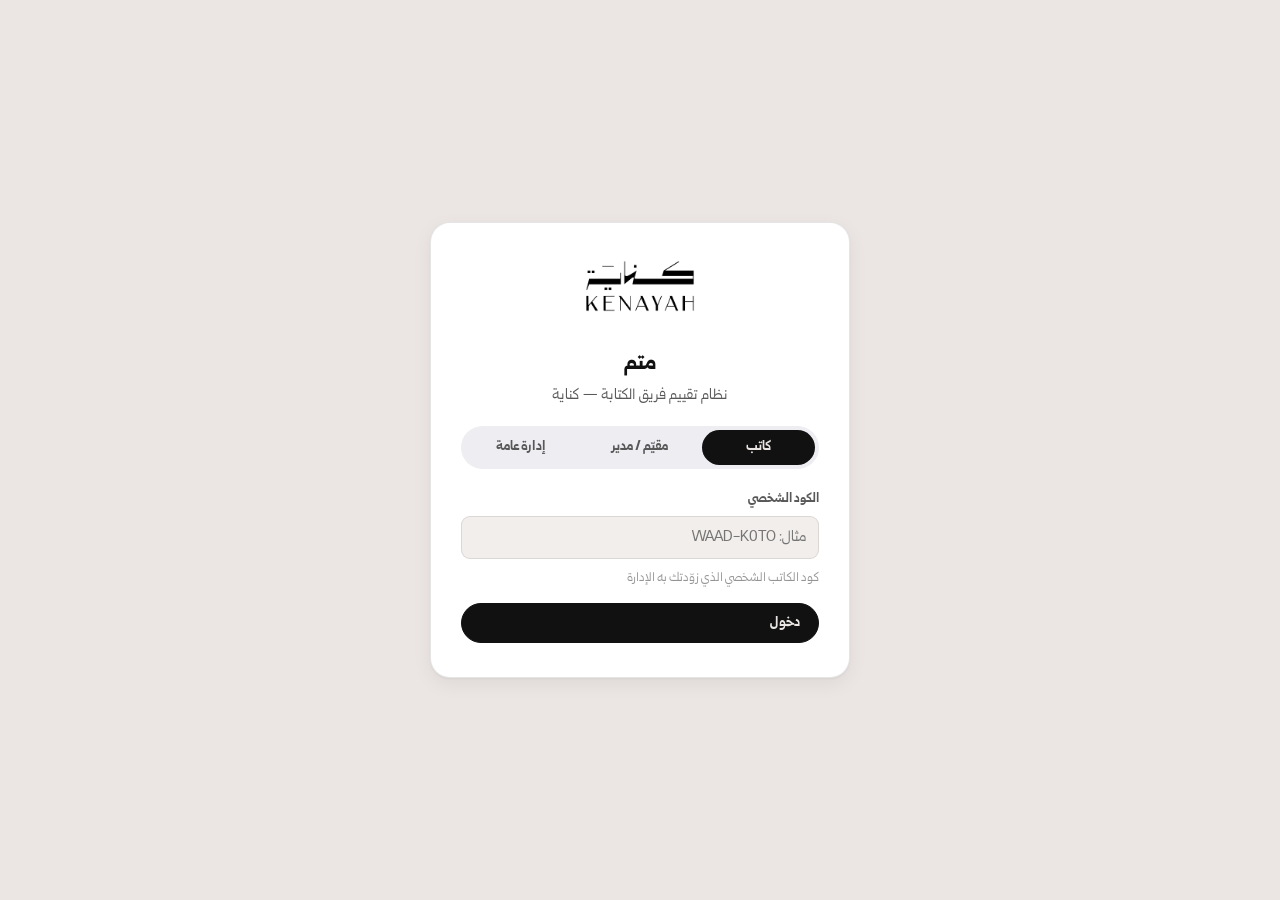
<file: docs/index.html>
<!doctype html>
<html lang="ar" dir="rtl">
<head>
<meta charset="UTF-8">
<meta name="viewport" content="width=device-width, initial-scale=1.0">
<title>متم — نظام تقييم فريق الكتابة | كناية</title>
<link rel="icon" href="assets/img/kenayah-logo-black.png">
<link rel="stylesheet" href="styles.css?v=20261117-v3c">
</head>
<body>
<div id="app"><div class="empty-state"><span class="spinner"></span></div></div>

<script src="js/config.js?v=20261117-v3c" defer></script>
<script src="js/calc.js?v=20261117-v3c" defer></script>
<script src="js/api.js?v=20261117-v3c" defer></script>
<script src="js/store.js?v=20261117-v3c" defer></script>
<script src="js/main.js?v=20261117-v3c" defer></script>
</body>
</html>
</file>
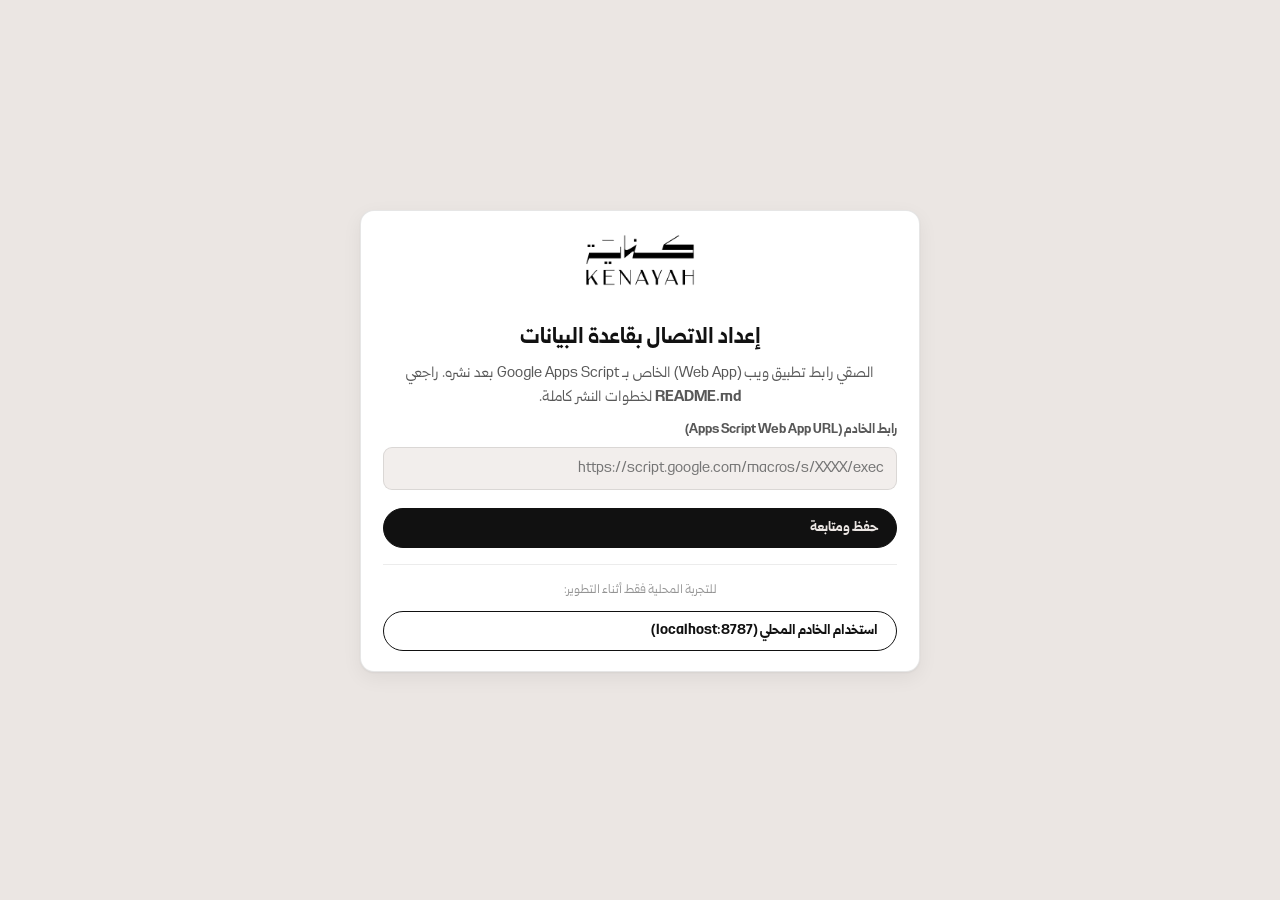
<file: web/index.html>
<!doctype html>
<html lang="ar" dir="rtl">
<head>
<meta charset="UTF-8">
<meta name="viewport" content="width=device-width, initial-scale=1.0">
<title>متم — نظام تقييم فريق الكتابة | كناية</title>
<link rel="icon" href="assets/img/kenayah-logo-black.png">
<link rel="stylesheet" href="styles.css">
</head>
<body>
<div id="app"><div class="empty-state"><span class="spinner"></span></div></div>

<script src="vendor/xlsx.full.min.js"></script>
<script src="js/calc.js"></script>
<script src="js/api.js"></script>
<script src="js/store.js"></script>
<script src="js/main.js"></script>
</body>
</html>
</file>
<file: docs/styles.css>
/* ===== خط Ghroob — كناية ===== */
@font-face {
  font-family: "Ghroob";
  src: url("assets/fonts/itfGhroob-Regular.otf") format("opentype");
  font-weight: 400;
  font-display: swap;
}
@font-face {
  font-family: "Ghroob";
  src: url("assets/fonts/itfGhroob-Bold.otf") format("opentype");
  font-weight: 700;
  font-display: swap;
}

:root {
  --ink: #111111;
  --ink-2: #585858;
  --ink-3: #949494;
  --paper: #ebe6e3;
  --paper-tint: #f2eeec;
  --mist: #ededf2;
  --mist-tint: #f2f2f6;
  --card-bg: #ffffff;

  --lilac: #c9bff2;
  --lilac-tint: #e7e2f9;
  --lilac-shade: #857ea0;
  --blue: #bfe4ee;
  --blue-tint: #e2f3f7;
  --blue-shade: #7e969d;
  --amber: #efa14c;
  --amber-tint: #f8d5ae;
  --amber-shade: #9e6a32;
  --sage: #ddf1d7;
  --sage-tint: #f0f9ed;
  --sage-shade: #929f8e;

  --danger: #b3452f;
  --danger-tint: #f6e4e0;

  --radius: 14px;
  --radius-sm: 9px;
  --shadow: 0 1px 2px rgba(17, 17, 17, 0.05), 0 6px 20px rgba(17, 17, 17, 0.06);
  --border: 1px solid rgba(17, 17, 17, 0.1);
}

@media (prefers-color-scheme: dark) {
  :root {
    --ink: #f2efec;
    --ink-2: #cfcfcf;
    --ink-3: #9a9a9a;
    --paper: #141414;
    --paper-tint: #1b1b1b;
    --mist: #1c1c22;
    --mist-tint: #202028;
    --card-bg: #1a1a1a;
    --border: 1px solid rgba(242, 239, 236, 0.12);
    --shadow: 0 1px 2px rgba(0, 0, 0, 0.4), 0 6px 20px rgba(0, 0, 0, 0.35);
    --lilac-tint: #2a2740;
    --blue-tint: #1e2e33;
    --amber-tint: #3a2a18;
    --sage-tint: #1c2a1c;
    --danger-tint: #3a1f1a;
  }
}
:root[data-theme="dark"] {
  --ink: #f2efec;
  --ink-2: #cfcfcf;
  --ink-3: #9a9a9a;
  --paper: #141414;
  --paper-tint: #1b1b1b;
  --mist: #1c1c22;
  --mist-tint: #202028;
  --card-bg: #1a1a1a;
  --border: 1px solid rgba(242, 239, 236, 0.12);
  --lilac-tint: #2a2740;
  --blue-tint: #1e2e33;
  --amber-tint: #3a2a18;
  --sage-tint: #1c2a1c;
  --danger-tint: #3a1f1a;
}
:root[data-theme="light"] {
  --ink: #111111;
  --paper: #ebe6e3;
  --card-bg: #ffffff;
}

* { box-sizing: border-box; }
html, body {
  margin: 0;
  padding: 0;
  background: var(--paper);
  color: var(--ink);
  font-family: "Ghroob", "Tahoma", sans-serif;
  min-height: 100%;
}
body {
  direction: rtl;
  font-size: 15px;
  line-height: 1.6;
}
h1, h2, h3, h4 { font-weight: 700; margin: 0 0 6px; }
p { margin: 0 0 10px; color: var(--ink-2); }
a { color: inherit; }
button, input, select, textarea { font-family: inherit; font-size: inherit; direction: rtl; }

.app-shell { min-height: 100vh; display: flex; flex-direction: column; }

/* ===== Header ===== */
.topbar {
  display: flex; align-items: center; justify-content: space-between;
  padding: 14px 26px; background: var(--card-bg); border-bottom: var(--border);
  position: sticky; top: 0; z-index: 20;
}
.brand { display: flex; align-items: center; gap: 12px; }
.brand img { height: 30px; display: block; }
.brand .app-name { font-weight: 700; font-size: 15px; border-inline-start: var(--border); padding-inline-start: 12px; margin-inline-start: 2px; }
.topbar-right { display: flex; align-items: center; gap: 12px; }
.who { text-align: start; font-size: 13px; color: var(--ink-2); }
.who b { color: var(--ink); font-size: 14px; display: block; }

/* ===== Layout ===== */
.layout { flex: 1; display: flex; }
.sidebar {
  width: 220px; flex-shrink: 0; background: var(--card-bg); border-inline-end: var(--border);
  padding: 18px 12px; display: flex; flex-direction: column; gap: 4px;
}
.nav-btn {
  display: flex; align-items: center; gap: 10px; padding: 10px 14px; border-radius: var(--radius-sm);
  border: none; background: transparent; color: var(--ink-2); cursor: pointer; text-align: start; font-size: 14px;
  transition: background .15s, color .15s;
}
.nav-btn:hover { background: var(--mist-tint); color: var(--ink); }
.nav-btn.active { background: var(--ink); color: var(--paper); font-weight: 700; }
.main { flex: 1; padding: 26px 30px; max-width: 1180px; }

/* ===== Buttons ===== */
.btn {
  display: inline-flex; align-items: center; gap: 8px; padding: 9px 18px; border-radius: 999px;
  border: 1.5px solid var(--ink); background: transparent; color: var(--ink); cursor: pointer;
  font-weight: 700; font-size: 14px; transition: all .15s;
}
.btn:hover { background: var(--ink); color: var(--paper); }
.btn:disabled { opacity: .4; cursor: not-allowed; }
.btn-primary { background: var(--ink); color: var(--paper); }
.btn-primary:hover { background: var(--ink-2); }
.btn-amber { background: var(--amber); border-color: var(--amber); color: var(--ink); }
.btn-amber:hover { background: var(--amber-shade); color: #fff; }
.btn-sm { padding: 5px 12px; font-size: 12.5px; }
.btn-ghost { border-color: transparent; }
.btn-ghost:hover { background: var(--mist-tint); color: var(--ink); }
.btn-danger { border-color: var(--danger); color: var(--danger); }
.btn-danger:hover { background: var(--danger); color: #fff; }
.icon-btn { border: none; background: none; cursor: pointer; color: var(--ink-2); padding: 4px 8px; border-radius: 8px; }
.icon-btn:hover { background: var(--mist-tint); color: var(--ink); }

/* ===== Cards ===== */
.card {
  background: var(--card-bg); border-radius: var(--radius); border: var(--border);
  padding: 20px 22px; box-shadow: var(--shadow); margin-bottom: 18px;
}
.card-head { display: flex; align-items: center; justify-content: space-between; margin-bottom: 14px; gap: 10px; flex-wrap: wrap; }
.card-head h3 { margin: 0; }
.grid { display: grid; gap: 16px; }
.grid-2 { grid-template-columns: 1fr 1fr; }
.grid-3 { grid-template-columns: repeat(3, 1fr); }
.grid-4 { grid-template-columns: repeat(4, 1fr); }
@media (max-width: 900px) { .grid-2, .grid-3, .grid-4 { grid-template-columns: 1fr; } }

/* ===== Badges ===== */
.badge { display: inline-flex; align-items: center; gap: 5px; padding: 3px 11px; border-radius: 999px; font-size: 12.5px; font-weight: 700; }
.badge-draft { background: var(--mist); color: var(--ink-2); }
.badge-submitted { background: var(--amber-tint); color: var(--amber-shade); }
.badge-approved { background: var(--sage-tint); color: #3d5c33; }
.badge-pending { background: var(--blue-tint); color: var(--blue-shade); }
.badge-creative { background: var(--lilac-tint); color: var(--lilac-shade); }
.badge-formal { background: var(--blue-tint); color: var(--blue-shade); }
.badge-general { background: var(--mist); color: var(--ink-2); }

/* ===== Tables ===== */
table { width: 100%; border-collapse: collapse; font-size: 14px; }
th, td { padding: 10px 12px; text-align: start; border-bottom: var(--border); }
th { color: var(--ink-2); font-weight: 700; font-size: 12.5px; text-transform: none; }
tbody tr:hover { background: var(--mist-tint); }
.table-wrap { overflow-x: auto; }

/* ===== Forms ===== */
label { display: block; font-size: 13px; font-weight: 700; margin-bottom: 6px; color: var(--ink-2); }
input[type="text"], input[type="password"], input[type="number"], input[type="date"], select, textarea {
  width: 100%; padding: 10px 12px; border-radius: var(--radius-sm); border: var(--border);
  background: var(--paper-tint); color: var(--ink); margin-bottom: 14px;
}
input:focus, select:focus, textarea:focus { outline: 2px solid var(--amber); outline-offset: 1px; }
.field { margin-bottom: 4px; }
.checkbox-row { display: flex; align-items: center; gap: 8px; margin-bottom: 14px; }
.checkbox-row input { width: auto; margin: 0; }
.checkbox-row label { margin: 0; font-weight: 400; color: var(--ink); }
.checkbox-row-group { display: grid; grid-template-columns: repeat(auto-fill, minmax(150px, 1fr)); gap: 4px 12px; margin-bottom: 10px; }
.checkbox-row-group .checkbox-row { margin-bottom: 4px; }

/* ===== Rubric slider ===== */
.rubric-item { border: var(--border); border-radius: var(--radius-sm); padding: 14px 16px; margin-bottom: 12px; background: var(--paper-tint); }
.rubric-item .rubric-title { font-weight: 700; margin-bottom: 8px; display: flex; justify-content: space-between; }
.rubric-anchors { font-size: 12px; color: var(--ink-3); display: flex; justify-content: space-between; margin-top: 4px; }
.rubric-anchors span { max-width: 32%; }
input[type="range"] { width: 100%; accent-color: var(--amber); margin: 6px 0; }
.score-pill { display: inline-block; min-width: 34px; text-align: center; background: var(--ink); color: var(--paper); border-radius: 999px; padding: 2px 8px; font-weight: 700; font-size: 13px; }

/* ===== سبب الدرجة (تسبيب) عند تقييم أقل من 3 ===== */
.criterion-reason-box { margin-top: -4px; margin-bottom: 12px; padding: 10px 12px; border-radius: var(--radius-sm); background: rgba(200,60,60,0.06); border: 1px solid rgba(200,60,60,0.35); }
.criterion-reason-box label { color: var(--ink-2); margin-bottom: 6px; }
.criterion-reason-box textarea { margin-bottom: 0; }
.criterion-reason-display { margin-top: 8px; padding: 8px 10px; border-radius: var(--radius-sm); background: rgba(200,60,60,0.06); border: 1px solid rgba(200,60,60,0.25); font-size: 13px; }
.criterion-reason-display b { color: var(--ink-2); }
.reason-list { margin: 4px 0 0; padding-inline-start: 18px; }
.reason-list li { margin: 2px 0; }
.criteria-subhead { margin: 14px 0 8px; font-size: 14px; color: var(--ink-2); }
.quality-counts { margin: 4px 0 10px; }
.print-only { display: none; }

/* ===== Score bars (dashboard) ===== */
.pillar-row { margin-bottom: 14px; }
.pillar-row .pillar-label { display: flex; justify-content: space-between; font-size: 13.5px; margin-bottom: 5px; }
.bar-track { height: 10px; border-radius: 999px; background: var(--mist); overflow: hidden; }
.bar-fill { height: 100%; border-radius: 999px; background: linear-gradient(90deg, var(--amber), var(--lilac)); }

.total-score-card { display: flex; align-items: center; gap: 22px; }
.total-score-num { font-size: 52px; font-weight: 700; line-height: 1; }
.total-score-classification { font-size: 16px; font-weight: 700; padding: 6px 16px; border-radius: 999px; background: var(--sage-tint); color: #3d5c33; }

/* ===== Login ===== */
.login-wrap { min-height: 100vh; display: flex; align-items: center; justify-content: center; padding: 20px; }
.login-card { width: 100%; max-width: 420px; background: var(--card-bg); border-radius: 20px; box-shadow: var(--shadow); border: var(--border); padding: 34px 30px; }
.login-logo { text-align: center; margin-bottom: 22px; }
.login-logo img { height: 58px; }
.role-tabs { display: flex; gap: 6px; margin-bottom: 20px; background: var(--mist); padding: 4px; border-radius: 999px; }
.role-tabs button { flex: 1; border: none; background: transparent; padding: 8px 6px; border-radius: 999px; cursor: pointer; font-weight: 700; color: var(--ink-2); font-size: 13.5px; }
.role-tabs button.active { background: var(--ink); color: var(--paper); }
.error-box { background: var(--danger-tint); color: var(--danger); padding: 10px 14px; border-radius: var(--radius-sm); font-size: 13.5px; margin-bottom: 14px; }
.hint { font-size: 12.5px; color: var(--ink-3); margin-top: -8px; margin-bottom: 14px; }

/* ===== Setup screen ===== */
.setup-wrap { min-height: 100vh; display: flex; align-items: center; justify-content: center; padding: 20px; }
.setup-card { width: 100%; max-width: 560px; }

/* ===== Modal ===== */
.modal-backdrop { position: fixed; inset: 0; background: rgba(17,17,17,.45); display: flex; align-items: center; justify-content: center; z-index: 100; padding: 20px; }
.modal { background: var(--card-bg); border-radius: var(--radius); padding: 24px; width: 100%; max-width: 640px; max-height: 88vh; overflow: auto; box-shadow: var(--shadow); }

/* ===== Tabs (secondary) ===== */
.tabs { display: flex; gap: 4px; border-bottom: var(--border); margin-bottom: 18px; flex-wrap: wrap; }
.tabs button { border: none; background: none; padding: 10px 16px; cursor: pointer; color: var(--ink-2); font-weight: 700; border-bottom: 2px solid transparent; font-size: 13.5px; }
.tabs button.active { color: var(--ink); border-color: var(--amber); }

.empty-state { text-align: center; padding: 40px 20px; color: var(--ink-3); }
.small-muted { font-size: 12.5px; color: var(--ink-3); }
.divider { height: 1px; background: rgba(17,17,17,.08); margin: 16px 0; }
.toast { position: fixed; bottom: 22px; left: 50%; transform: translateX(-50%); background: var(--ink); color: var(--paper); padding: 12px 20px; border-radius: 999px; font-size: 13.5px; z-index: 200; box-shadow: var(--shadow); }
.pill-select { display: flex; gap: 6px; flex-wrap: wrap; }
.pill-select button { border: 1.5px solid var(--ink); background: transparent; border-radius: 999px; padding: 5px 14px; cursor: pointer; font-size: 13px; font-weight: 700; }
.pill-select button.active { background: var(--ink); color: var(--paper); }

.flex-between { display: flex; align-items: center; justify-content: space-between; gap: 10px; flex-wrap: wrap; }
.gap-8 { display: flex; gap: 8px; flex-wrap: wrap; }
.text-danger { color: var(--danger); }
.mono-code { font-family: monospace; background: var(--mist); padding: 2px 8px; border-radius: 6px; font-size: 13px; }

.spinner { width: 18px; height: 18px; border-radius: 50%; border: 2.5px solid var(--mist); border-top-color: var(--ink); animation: spin .7s linear infinite; display: inline-block; }
@keyframes spin { to { transform: rotate(360deg); } }

/* ===== لوحة التقييم الهيكلية + PDF ===== */
.anchor-legend { display: flex; flex-direction: column; gap: 5px; margin-top: 6px; }
.anchor-chip { display: flex; align-items: center; gap: 8px; padding: 4px 8px; border-radius: 8px; font-size: 12.5px; color: var(--ink-2); }
.anchor-chip.chip-selected { background: var(--sage-tint); color: var(--ink); font-weight: 700; }
.anchor-chip .score-pill { flex-shrink: 0; }
.print-header { display: none; }
.print-logo { height: 34px; }

/* شريط درجة رقمي (1-5) بعلامات مرجعية 1/3/5 — رسم بياني بديل عن الجدول الجاف (بند 3.2 — إعادة تصميم لوحتي) */
.score-bar { display: flex; align-items: center; gap: 10px; flex: 1; min-width: 0; }
.score-bar-track { position: relative; flex: 1; height: 8px; border-radius: 999px; background: var(--mist); }
.score-bar-fill { position: absolute; inset-inline-end: 0; top: 0; bottom: 0; border-radius: 999px; background: var(--amber); transition: width .2s ease; }
.score-bar-tick { position: absolute; top: -2px; width: 1px; height: 12px; background: var(--ink-3); opacity: .45; }
.score-bar-num { min-width: 34px; text-align: center; font-size: 12.5px; font-weight: 700; border-radius: 999px; padding: 3px 10px; flex-shrink: 0; }
.score-bar-num-has { background: var(--amber-tint); color: var(--amber-shade); }
.score-bar-num-empty { background: var(--mist); color: var(--ink-3); font-weight: 400; }

/* نظرة عامة (رسم بياني) أعلى كل قسم فني/سلوكي في لوحتي — بند 3.2 */
.pillar-chart .chart-row { display: flex; align-items: center; gap: 14px; margin-bottom: 14px; }
.pillar-chart .chart-row:last-child { margin-bottom: 0; }
.chart-row-label { width: 42%; min-width: 110px; max-width: 220px; font-size: 13.5px; display: flex; gap: 6px; align-items: baseline; flex-shrink: 0; }

/* بطاقات المعايير — تصميم أنظف بدل الجدول الكثيف (بند 3.2) */
.pillar-block { margin-bottom: 24px; }
.pillar-block:last-child { margin-bottom: 0; }
.pillar-block-head { display: flex; justify-content: space-between; align-items: baseline; margin-bottom: 12px; padding-bottom: 8px; border-bottom: var(--border); }
.pillar-block-head h4 { margin: 0; font-size: 15px; }
.pillar-block-score { font-size: 17px; }
.criterion-list { display: flex; flex-direction: column; gap: 12px; }
.criterion-card { background: var(--mist-tint); border-radius: var(--radius-sm); padding: 12px 14px; }
.criterion-head { display: flex; justify-content: space-between; align-items: baseline; gap: 10px; margin-bottom: 9px; }
.criterion-name { font-weight: 700; font-size: 13.5px; }
.criterion-weight { flex-shrink: 0; }
.criterion-scores { display: flex; flex-direction: column; gap: 7px; }
.criterion-score-line { display: flex; align-items: center; gap: 10px; }
.criterion-score-line > .small-muted { width: 140px; flex-shrink: 0; }

/* شرح الدرجات 1/3/5 كنافذة منسدلة لكل معيار بدل عرض دائم — بند 3.2 */
.anchor-details { margin-top: 9px; }
.anchor-details summary { cursor: pointer; font-size: 12.5px; color: var(--ink-2); font-weight: 700; }
.anchor-details summary:hover { color: var(--ink); }
.anchor-details[open] summary { margin-bottom: 7px; }
.anchor-details .anchor-legend { margin-top: 0; }

/* ===== إحصاءات مرجعية في سجل الأعمال ===== */
.stat-tiles { display: grid; grid-template-columns: repeat(auto-fit, minmax(140px, 1fr)); gap: 14px; margin-bottom: 18px; }
.stat-tile { background: var(--card-bg); border: var(--border); border-radius: var(--radius); padding: 16px 18px; text-align: center; }
.stat-tile .stat-num { font-size: 30px; font-weight: 700; }
.stat-tile .stat-label { font-size: 12.5px; color: var(--ink-2); margin-top: 4px; }
@media (max-width: 700px) { .stat-tiles { grid-template-columns: 1fr; } }

/* شرائح صغيرة لعرض تفصيل رقمي مضغوط (نوع الإجراء، إلخ) — بند 3.1 */
.chip-row { display: flex; flex-wrap: wrap; gap: 8px; margin-bottom: 14px; }
.chip-row .chip { background: var(--mist-tint); border-radius: 999px; padding: 5px 12px; font-size: 12.5px; color: var(--ink-2); }
.chip-row .chip b { color: var(--ink); margin-inline-start: 4px; }

/* تبويبات لوحتي — بند 3.2 */
.dash-tabs { display: flex; gap: 6px; margin: 14px 0; flex-wrap: wrap; }
.dash-tab-btn { background: var(--card-bg); border: var(--border); border-radius: 999px; padding: 8px 16px; font-size: 13.5px; cursor: pointer; color: var(--ink-2); }
.dash-tab-btn.active { background: var(--ink); color: var(--card-bg); font-weight: 700; }
.dash-tab-panel { display: none; }
.dash-tab-panel.active { display: block; }

/* موظف الربع الماضي — بند 3.3 */
.top-performer-grid { display: grid; grid-template-columns: repeat(auto-fit, minmax(220px, 1fr)); gap: 14px; margin-bottom: 18px; }
.top-performer-card { background: var(--card-bg); border: var(--border); border-radius: var(--radius); padding: 16px 18px; }
.top-performer-card .tp-label { font-size: 12.5px; color: var(--ink-2); margin-bottom: 6px; }
.top-performer-card .tp-name { font-size: 18px; font-weight: 700; }
.top-performer-card .tp-score { font-size: 13px; color: var(--ink-2); margin-top: 4px; }
.top-performer-banner { background: var(--sage-tint); border: var(--border); }

@media print {
  @page { size: A4; margin: 8mm; }
  body * { visibility: hidden; }
  .print-eval-sheet, .print-eval-sheet * { visibility: visible; }
  /* تثبيت كل ألوان الهوية على قيمها الفاتحة داخل التصدير — بغض النظر عن الوضع الداكن الحالي للتطبيق،
     لضمان خلفية موحّدة اللون بدل تداخل عناصر داكنة مع بطاقات بيضاء مفروضة */
  .print-eval-sheet {
    position: absolute; inset: 0; padding: 0; background: #fff; color: #111;
    font-size: 11px; line-height: 1.25;
    --ink: #111111; --ink-2: #585858; --ink-3: #949494;
    --paper: #ffffff; --paper-tint: #f7f5f4; --mist: #ededf2; --mist-tint: #f2f2f6; --card-bg: #ffffff;
    --lilac: #c9bff2; --lilac-tint: #e7e2f9; --lilac-shade: #857ea0;
    --blue: #bfe4ee; --blue-tint: #e2f3f7; --blue-shade: #7e969d;
    --amber: #efa14c; --amber-tint: #f8d5ae; --amber-shade: #9e6a32;
    --sage: #ddf1d7; --sage-tint: #f0f9ed; --sage-shade: #929f8e;
    --danger: #b3452f; --danger-tint: #f6e4e0;
    --border: 1px solid rgba(17, 17, 17, 0.12); --shadow: none;
  }
  .print-header { display: flex !important; align-items: center; gap: 10px; margin-bottom: 8px; border-bottom: 1.5px solid #111; padding-bottom: 6px; }
  .print-header h2 { font-size: 15px; }
  .print-header p { font-size: 10px; }
  .print-logo { height: 24px; }
  .card { box-shadow: none !important; border: 1px solid #ccc !important; break-inside: avoid; background: #fff !important; }
  /* تصدير موجز وملوّن: شرح الدرجات (١/٣/٥) لا يظهر إطلاقًا في PDF، والألوان (الأشرطة والشارات) تُطبع كما هي على الشاشة لا رمادية — بناءً على طلب واضح */
  * { -webkit-print-color-adjust: exact !important; print-color-adjust: exact !important; color-adjust: exact !important; }
  .anchor-details { display: none !important; }
  /* التصدير يعرض معدّل كل ركيزة ومعدّل كل عنصر فيها ومبرّرات الدرجات الأقل من 3، ثم تقييم كل عمل على حدة.
     شرح الدرجات (١/٣/٥) يبقى مخفيًا. */
  .screen-only { display: none !important; }
  .print-only { display: block !important; }
  .print-eval-sheet .pillar-detail-card { break-inside: auto; }
  .print-eval-sheet .pillar-block { break-inside: auto; margin-bottom: 10px; }
  .print-eval-sheet .pillar-block-head { break-after: avoid; }
  .print-eval-sheet .pillar-block-head h4 { font-size: 12px; margin: 0; }
  .print-eval-sheet .pillar-block-score { font-size: 13px; }
  .print-eval-sheet .criterion-list { gap: 4px; }
  .print-eval-sheet .criterion-card { padding: 5px 8px; break-inside: avoid; }
  .print-eval-sheet .criterion-name { font-size: 10.5px; }
  .print-eval-sheet .criterion-weight { font-size: 9px; }
  .print-eval-sheet .criterion-reason-display { font-size: 9.5px; padding: 4px 6px; margin-top: 4px; }
  .print-eval-sheet .criteria-subhead { font-size: 10.5px; margin: 8px 0 4px; }
  .print-eval-sheet .quality-counts { font-size: 9.5px; margin: 2px 0 6px; }
  .print-eval-sheet .per-work-print { break-before: auto; }
  .print-eval-sheet .per-work-print .chip { font-size: 9px; padding: 1px 6px; }
  .print-eval-sheet .per-work-print .btn { display: none !important; }
  /* بند 3.2: التبويبات لعرض الشاشة فقط — عند الطباعة/تصدير PDF تظهر كل الأقسام مرة واحدة كما كانت دائمًا */
  .dash-tabs { display: none !important; }
  .dash-tab-panel { display: block !important; }

  /* تنسيق مضغوط إضافي: أرقام وبطاقات أصغر بصريًا حتى يحتوي التقييم كاملًا في صفحة واحدة قدر الإمكان */
  .print-eval-sheet .card { padding: 8px 10px; margin-bottom: 8px; }
  .print-eval-sheet .card h3 { font-size: 12px; margin: 0 0 6px; }
  .print-eval-sheet .top-performer-banner { padding: 6px 10px; margin-bottom: 8px; }
  .print-eval-sheet .total-score-card { gap: 12px; padding: 8px 10px; }
  .print-eval-sheet .total-score-num { font-size: 26px; }
  .print-eval-sheet .total-score-classification { font-size: 10.5px; padding: 3px 10px; }
  .print-eval-sheet .stat-tiles { gap: 6px; margin-bottom: 8px; }
  .print-eval-sheet .stat-tile { padding: 6px 8px; }
  .print-eval-sheet .stat-tile .stat-num { font-size: 16px; }
  .print-eval-sheet .stat-tile .stat-label { font-size: 9px; margin-top: 2px; }
  .print-eval-sheet .pillar-chart .chart-row { gap: 8px; margin-bottom: 6px; }
  .print-eval-sheet .chart-row-label { font-size: 10px; }
  .print-eval-sheet .score-bar-track { height: 5px; }
  .print-eval-sheet .score-bar-num { font-size: 9.5px; padding: 1px 6px; min-width: 26px; }
}
</file>
<file: web/styles.css>
/* ===== خط Ghroob — كناية ===== */
@font-face {
  font-family: "Ghroob";
  src: url("assets/fonts/itfGhroob-Regular.otf") format("opentype");
  font-weight: 400;
  font-display: swap;
}
@font-face {
  font-family: "Ghroob";
  src: url("assets/fonts/itfGhroob-Bold.otf") format("opentype");
  font-weight: 700;
  font-display: swap;
}

:root {
  --ink: #111111;
  --ink-2: #585858;
  --ink-3: #949494;
  --paper: #ebe6e3;
  --paper-tint: #f2eeec;
  --mist: #ededf2;
  --mist-tint: #f2f2f6;
  --card-bg: #ffffff;

  --lilac: #c9bff2;
  --lilac-tint: #e7e2f9;
  --lilac-shade: #857ea0;
  --blue: #bfe4ee;
  --blue-tint: #e2f3f7;
  --blue-shade: #7e969d;
  --amber: #efa14c;
  --amber-tint: #f8d5ae;
  --amber-shade: #9e6a32;
  --sage: #ddf1d7;
  --sage-tint: #f0f9ed;
  --sage-shade: #929f8e;

  --danger: #b3452f;
  --danger-tint: #f6e4e0;

  --radius: 14px;
  --radius-sm: 9px;
  --shadow: 0 1px 2px rgba(17, 17, 17, 0.05), 0 6px 20px rgba(17, 17, 17, 0.06);
  --border: 1px solid rgba(17, 17, 17, 0.1);
}

@media (prefers-color-scheme: dark) {
  :root {
    --ink: #f2efec;
    --ink-2: #cfcfcf;
    --ink-3: #9a9a9a;
    --paper: #141414;
    --paper-tint: #1b1b1b;
    --mist: #1c1c22;
    --mist-tint: #202028;
    --card-bg: #1a1a1a;
    --border: 1px solid rgba(242, 239, 236, 0.12);
    --shadow: 0 1px 2px rgba(0, 0, 0, 0.4), 0 6px 20px rgba(0, 0, 0, 0.35);
    --lilac-tint: #2a2740;
    --blue-tint: #1e2e33;
    --amber-tint: #3a2a18;
    --sage-tint: #1c2a1c;
    --danger-tint: #3a1f1a;
  }
}
:root[data-theme="dark"] {
  --ink: #f2efec;
  --ink-2: #cfcfcf;
  --ink-3: #9a9a9a;
  --paper: #141414;
  --paper-tint: #1b1b1b;
  --mist: #1c1c22;
  --mist-tint: #202028;
  --card-bg: #1a1a1a;
  --border: 1px solid rgba(242, 239, 236, 0.12);
  --lilac-tint: #2a2740;
  --blue-tint: #1e2e33;
  --amber-tint: #3a2a18;
  --sage-tint: #1c2a1c;
  --danger-tint: #3a1f1a;
}
:root[data-theme="light"] {
  --ink: #111111;
  --paper: #ebe6e3;
  --card-bg: #ffffff;
}

* { box-sizing: border-box; }
html, body {
  margin: 0;
  padding: 0;
  background: var(--paper);
  color: var(--ink);
  font-family: "Ghroob", "Tahoma", sans-serif;
  min-height: 100%;
}
body {
  direction: rtl;
  font-size: 15px;
  line-height: 1.6;
}
h1, h2, h3, h4 { font-weight: 700; margin: 0 0 6px; }
p { margin: 0 0 10px; color: var(--ink-2); }
a { color: inherit; }
button, input, select, textarea { font-family: inherit; font-size: inherit; direction: rtl; }

.app-shell { min-height: 100vh; display: flex; flex-direction: column; }

/* ===== Header ===== */
.topbar {
  display: flex; align-items: center; justify-content: space-between;
  padding: 14px 26px; background: var(--card-bg); border-bottom: var(--border);
  position: sticky; top: 0; z-index: 20;
}
.brand { display: flex; align-items: center; gap: 12px; }
.brand img { height: 30px; display: block; }
.brand .app-name { font-weight: 700; font-size: 15px; border-inline-start: var(--border); padding-inline-start: 12px; margin-inline-start: 2px; }
.topbar-right { display: flex; align-items: center; gap: 12px; }
.who { text-align: start; font-size: 13px; color: var(--ink-2); }
.who b { color: var(--ink); font-size: 14px; display: block; }

/* ===== Layout ===== */
.layout { flex: 1; display: flex; }
.sidebar {
  width: 220px; flex-shrink: 0; background: var(--card-bg); border-inline-end: var(--border);
  padding: 18px 12px; display: flex; flex-direction: column; gap: 4px;
}
.nav-btn {
  display: flex; align-items: center; gap: 10px; padding: 10px 14px; border-radius: var(--radius-sm);
  border: none; background: transparent; color: var(--ink-2); cursor: pointer; text-align: start; font-size: 14px;
  transition: background .15s, color .15s;
}
.nav-btn:hover { background: var(--mist-tint); color: var(--ink); }
.nav-btn.active { background: var(--ink); color: var(--paper); font-weight: 700; }
.main { flex: 1; padding: 26px 30px; max-width: 1180px; }

/* ===== Buttons ===== */
.btn {
  display: inline-flex; align-items: center; gap: 8px; padding: 9px 18px; border-radius: 999px;
  border: 1.5px solid var(--ink); background: transparent; color: var(--ink); cursor: pointer;
  font-weight: 700; font-size: 14px; transition: all .15s;
}
.btn:hover { background: var(--ink); color: var(--paper); }
.btn:disabled { opacity: .4; cursor: not-allowed; }
.btn-primary { background: var(--ink); color: var(--paper); }
.btn-primary:hover { background: var(--ink-2); }
.btn-amber { background: var(--amber); border-color: var(--amber); color: var(--ink); }
.btn-amber:hover { background: var(--amber-shade); color: #fff; }
.btn-sm { padding: 5px 12px; font-size: 12.5px; }
.btn-ghost { border-color: transparent; }
.btn-ghost:hover { background: var(--mist-tint); color: var(--ink); }
.btn-danger { border-color: var(--danger); color: var(--danger); }
.btn-danger:hover { background: var(--danger); color: #fff; }
.icon-btn { border: none; background: none; cursor: pointer; color: var(--ink-2); padding: 4px 8px; border-radius: 8px; }
.icon-btn:hover { background: var(--mist-tint); color: var(--ink); }

/* ===== Cards ===== */
.card {
  background: var(--card-bg); border-radius: var(--radius); border: var(--border);
  padding: 20px 22px; box-shadow: var(--shadow); margin-bottom: 18px;
}
.card-head { display: flex; align-items: center; justify-content: space-between; margin-bottom: 14px; gap: 10px; flex-wrap: wrap; }
.card-head h3 { margin: 0; }
.grid { display: grid; gap: 16px; }
.grid-2 { grid-template-columns: 1fr 1fr; }
.grid-3 { grid-template-columns: repeat(3, 1fr); }
.grid-4 { grid-template-columns: repeat(4, 1fr); }
@media (max-width: 900px) { .grid-2, .grid-3, .grid-4 { grid-template-columns: 1fr; } }

/* ===== Badges ===== */
.badge { display: inline-flex; align-items: center; gap: 5px; padding: 3px 11px; border-radius: 999px; font-size: 12.5px; font-weight: 700; }
.badge-draft { background: var(--mist); color: var(--ink-2); }
.badge-submitted { background: var(--amber-tint); color: var(--amber-shade); }
.badge-approved { background: var(--sage-tint); color: #3d5c33; }
.badge-pending { background: var(--blue-tint); color: var(--blue-shade); }
.badge-creative { background: var(--lilac-tint); color: var(--lilac-shade); }
.badge-formal { background: var(--blue-tint); color: var(--blue-shade); }
.badge-general { background: var(--mist); color: var(--ink-2); }

/* ===== Tables ===== */
table { width: 100%; border-collapse: collapse; font-size: 14px; }
th, td { padding: 10px 12px; text-align: start; border-bottom: var(--border); }
th { color: var(--ink-2); font-weight: 700; font-size: 12.5px; text-transform: none; }
tbody tr:hover { background: var(--mist-tint); }
.table-wrap { overflow-x: auto; }

/* ===== Forms ===== */
label { display: block; font-size: 13px; font-weight: 700; margin-bottom: 6px; color: var(--ink-2); }
input[type="text"], input[type="password"], input[type="number"], input[type="date"], select, textarea {
  width: 100%; padding: 10px 12px; border-radius: var(--radius-sm); border: var(--border);
  background: var(--paper-tint); color: var(--ink); margin-bottom: 14px;
}
input:focus, select:focus, textarea:focus { outline: 2px solid var(--amber); outline-offset: 1px; }
.field { margin-bottom: 4px; }
.checkbox-row { display: flex; align-items: center; gap: 8px; margin-bottom: 14px; }
.checkbox-row input { width: auto; margin: 0; }
.checkbox-row label { margin: 0; font-weight: 400; color: var(--ink); }

/* ===== Rubric slider ===== */
.rubric-item { border: var(--border); border-radius: var(--radius-sm); padding: 14px 16px; margin-bottom: 12px; background: var(--paper-tint); }
.rubric-item .rubric-title { font-weight: 700; margin-bottom: 8px; display: flex; justify-content: space-between; }
.rubric-anchors { font-size: 12px; color: var(--ink-3); display: flex; justify-content: space-between; margin-top: 4px; }
.rubric-anchors span { max-width: 32%; }
input[type="range"] { width: 100%; accent-color: var(--amber); margin: 6px 0; }
.score-pill { display: inline-block; min-width: 34px; text-align: center; background: var(--ink); color: var(--paper); border-radius: 999px; padding: 2px 8px; font-weight: 700; font-size: 13px; }

/* ===== Score bars (dashboard) ===== */
.pillar-row { margin-bottom: 14px; }
.pillar-row .pillar-label { display: flex; justify-content: space-between; font-size: 13.5px; margin-bottom: 5px; }
.bar-track { height: 10px; border-radius: 999px; background: var(--mist); overflow: hidden; }
.bar-fill { height: 100%; border-radius: 999px; background: linear-gradient(90deg, var(--amber), var(--lilac)); }

.total-score-card { display: flex; align-items: center; gap: 22px; }
.total-score-num { font-size: 52px; font-weight: 700; line-height: 1; }
.total-score-classification { font-size: 16px; font-weight: 700; padding: 6px 16px; border-radius: 999px; background: var(--sage-tint); color: #3d5c33; }

/* ===== Login ===== */
.login-wrap { min-height: 100vh; display: flex; align-items: center; justify-content: center; padding: 20px; }
.login-card { width: 100%; max-width: 420px; background: var(--card-bg); border-radius: 20px; box-shadow: var(--shadow); border: var(--border); padding: 34px 30px; }
.login-logo { text-align: center; margin-bottom: 22px; }
.login-logo img { height: 58px; }
.role-tabs { display: flex; gap: 6px; margin-bottom: 20px; background: var(--mist); padding: 4px; border-radius: 999px; }
.role-tabs button { flex: 1; border: none; background: transparent; padding: 8px 6px; border-radius: 999px; cursor: pointer; font-weight: 700; color: var(--ink-2); font-size: 13.5px; }
.role-tabs button.active { background: var(--ink); color: var(--paper); }
.error-box { background: var(--danger-tint); color: var(--danger); padding: 10px 14px; border-radius: var(--radius-sm); font-size: 13.5px; margin-bottom: 14px; }
.hint { font-size: 12.5px; color: var(--ink-3); margin-top: -8px; margin-bottom: 14px; }

/* ===== Setup screen ===== */
.setup-wrap { min-height: 100vh; display: flex; align-items: center; justify-content: center; padding: 20px; }
.setup-card { width: 100%; max-width: 560px; }

/* ===== Modal ===== */
.modal-backdrop { position: fixed; inset: 0; background: rgba(17,17,17,.45); display: flex; align-items: center; justify-content: center; z-index: 100; padding: 20px; }
.modal { background: var(--card-bg); border-radius: var(--radius); padding: 24px; width: 100%; max-width: 640px; max-height: 88vh; overflow: auto; box-shadow: var(--shadow); }

/* ===== Tabs (secondary) ===== */
.tabs { display: flex; gap: 4px; border-bottom: var(--border); margin-bottom: 18px; flex-wrap: wrap; }
.tabs button { border: none; background: none; padding: 10px 16px; cursor: pointer; color: var(--ink-2); font-weight: 700; border-bottom: 2px solid transparent; font-size: 13.5px; }
.tabs button.active { color: var(--ink); border-color: var(--amber); }

.empty-state { text-align: center; padding: 40px 20px; color: var(--ink-3); }
.small-muted { font-size: 12.5px; color: var(--ink-3); }
.divider { height: 1px; background: rgba(17,17,17,.08); margin: 16px 0; }
.toast { position: fixed; bottom: 22px; left: 50%; transform: translateX(-50%); background: var(--ink); color: var(--paper); padding: 12px 20px; border-radius: 999px; font-size: 13.5px; z-index: 200; box-shadow: var(--shadow); }
.pill-select { display: flex; gap: 6px; flex-wrap: wrap; }
.pill-select button { border: 1.5px solid var(--ink); background: transparent; border-radius: 999px; padding: 5px 14px; cursor: pointer; font-size: 13px; font-weight: 700; }
.pill-select button.active { background: var(--ink); color: var(--paper); }

.flex-between { display: flex; align-items: center; justify-content: space-between; gap: 10px; flex-wrap: wrap; }
.gap-8 { display: flex; gap: 8px; flex-wrap: wrap; }
.text-danger { color: var(--danger); }
.mono-code { font-family: monospace; background: var(--mist); padding: 2px 8px; border-radius: 6px; font-size: 13px; }

.spinner { width: 18px; height: 18px; border-radius: 50%; border: 2.5px solid var(--mist); border-top-color: var(--ink); animation: spin .7s linear infinite; display: inline-block; }
@keyframes spin { to { transform: rotate(360deg); } }

/* ===== لوحة التقييم الهيكلية + PDF ===== */
.struct-table { width: 100%; margin: 6px 0 18px; font-size: 13.5px; }
.struct-table th { background: var(--mist-tint); }
.struct-table td:last-child, .struct-table th:last-child { text-align: center; width: 70px; }
.anchor-legend { display: flex; flex-direction: column; gap: 5px; margin-top: 6px; }
.anchor-chip { display: flex; align-items: center; gap: 8px; padding: 4px 8px; border-radius: 8px; font-size: 12.5px; color: var(--ink-2); }
.anchor-chip.chip-selected { background: var(--sage-tint); color: var(--ink); font-weight: 700; }
.anchor-chip .score-pill { flex-shrink: 0; }
.print-header { display: none; }
.print-logo { height: 34px; }

/* ===== إحصاءات مرجعية في سجل الأعمال ===== */
.stat-tiles { display: grid; grid-template-columns: repeat(3, 1fr); gap: 14px; margin-bottom: 18px; }
.stat-tile { background: var(--card-bg); border: var(--border); border-radius: var(--radius); padding: 16px 18px; text-align: center; }
.stat-tile .stat-num { font-size: 30px; font-weight: 700; }
.stat-tile .stat-label { font-size: 12.5px; color: var(--ink-2); margin-top: 4px; }
@media (max-width: 700px) { .stat-tiles { grid-template-columns: 1fr; } }

@media print {
  body * { visibility: hidden; }
  .print-eval-sheet, .print-eval-sheet * { visibility: visible; }
  .print-eval-sheet { position: absolute; inset: 0; padding: 10mm; background: #fff; color: #111; }
  .print-header { display: flex !important; align-items: center; gap: 16px; margin-bottom: 18px; border-bottom: 2px solid #111; padding-bottom: 10px; }
  .card { box-shadow: none !important; border: 1px solid #ccc !important; break-inside: avoid; background: #fff !important; }
  .bar-fill { background: #999 !important; -webkit-print-color-adjust: exact; print-color-adjust: exact; }
  .total-score-classification { background: #eee !important; color: #111 !important; }
}
</file>
